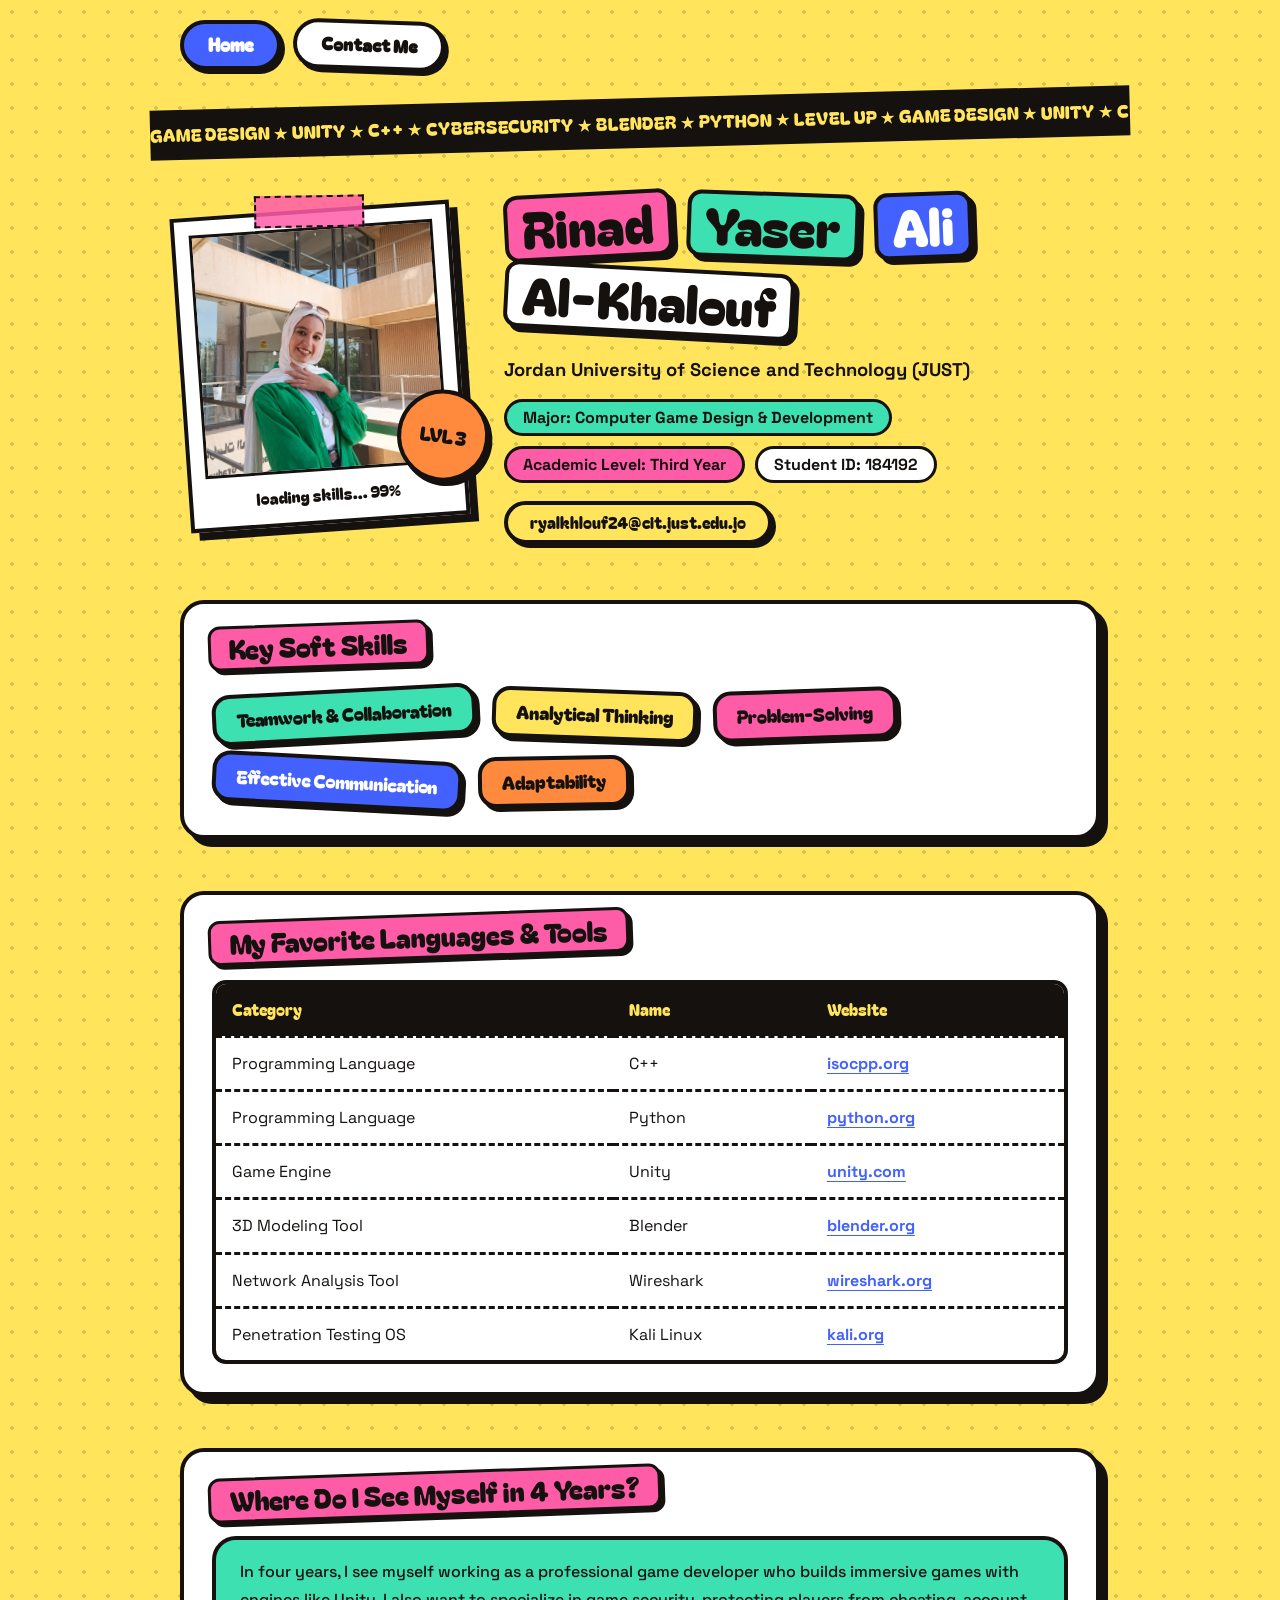
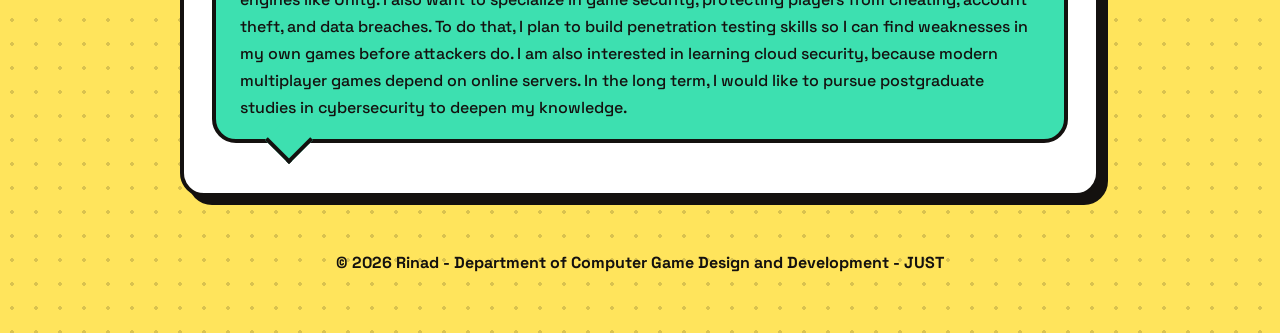
<file: index.html>
<!DOCTYPE html>
<html lang="en">
<head>
  <meta charset="UTF-8">
  <meta name="viewport" content="width=device-width, initial-scale=1.0">
  <!-- Page title: Student ID + full name -->
  <title>184192 - Rinad Yaser Ali Al-Khalouf</title>
  <link rel="preconnect" href="https://fonts.googleapis.com">
  <link rel="preconnect" href="https://fonts.gstatic.com" crossorigin>
  <link href="https://fonts.googleapis.com/css2?family=Bagel+Fat+One&family=Space+Grotesk:wght@400;500;700&display=swap" rel="stylesheet">
  <link rel="stylesheet" href="style.css">
</head>
<body>
  <div class="container">

    <!-- Navigation menu -->
    <nav>
      <a href="index.html" class="active">Home</a>
      <a href="contact.html">Contact Me</a>
    </nav>

    <!-- Moving ticker (decoration only) -->
    <div class="ticker" aria-hidden="true">
      <div class="ticker-track">
        <span>GAME DESIGN ★ UNITY ★ C++ ★ CYBERSECURITY ★ BLENDER ★ PYTHON ★ LEVEL UP ★ GAME DESIGN ★ UNITY ★ C++ ★ CYBERSECURITY ★ BLENDER ★ PYTHON ★ LEVEL UP ★ </span><span>GAME DESIGN ★ UNITY ★ C++ ★ CYBERSECURITY ★ BLENDER ★ PYTHON ★ LEVEL UP ★ GAME DESIGN ★ UNITY ★ C++ ★ CYBERSECURITY ★ BLENDER ★ PYTHON ★ LEVEL UP ★ </span>
      </div>
    </div>

    <!-- Photo, full name, major, academic level, email -->
    <header class="hero">
      <figure class="polaroid" style="margin: 0;">
        <span class="tape"></span>
        <img src="photo.jpg" alt="Rinad Yaser Ali Al-Khalouf" class="photo">
        <figcaption>loading skills... 99%</figcaption>
        <button class="badge" id="badge" type="button" title="Click me!">LVL 3</button>
      </figure>

      <div>
        <h1>
          <span class="w w1">Rinad</span>
          <span class="w w2">Yaser</span>
          <span class="w w3">Ali</span>
          <span class="w w4">Al-Khalouf</span>
        </h1>
        <p class="university">Jordan University of Science and Technology (JUST)</p>

        <div class="tags">
          <span class="tag">Major: Computer Game Design &amp; Development</span>
          <span class="tag">Academic Level: Third Year</span>
          <span class="tag">Student ID: 184192</span>
        </div>

        <a href="mailto:ryalkhlouf24@cit.just.edu.jo" class="mail">ryalkhlouf24@cit.just.edu.jo</a>
      </div>
    </header>

    <!-- Soft skills -->
    <section class="card">
      <h2>Key Soft Skills</h2>
      <ul class="stickers">
        <li>Teamwork &amp; Collaboration</li>
        <li>Analytical Thinking</li>
        <li>Problem-Solving</li>
        <li>Effective Communication</li>
        <li>Adaptability</li>
      </ul>
    </section>

    <!-- Table: each tool is linked to an external website -->
    <section class="card">
      <h2>My Favorite Languages &amp; Tools</h2>
      <div class="table-wrap">
        <table>
          <thead>
            <tr>
              <th>Category</th>
              <th>Name</th>
              <th>Website</th>
            </tr>
          </thead>
          <tbody>
            <tr>
              <td>Programming Language</td>
              <td>C++</td>
              <td><a href="https://isocpp.org" target="_blank" rel="noopener">isocpp.org</a></td>
            </tr>
            <tr>
              <td>Programming Language</td>
              <td>Python</td>
              <td><a href="https://www.python.org" target="_blank" rel="noopener">python.org</a></td>
            </tr>
            <tr>
              <td>Game Engine</td>
              <td>Unity</td>
              <td><a href="https://unity.com" target="_blank" rel="noopener">unity.com</a></td>
            </tr>
            <tr>
              <td>3D Modeling Tool</td>
              <td>Blender</td>
              <td><a href="https://www.blender.org" target="_blank" rel="noopener">blender.org</a></td>
            </tr>
            <tr>
              <td>Network Analysis Tool</td>
              <td>Wireshark</td>
              <td><a href="https://www.wireshark.org" target="_blank" rel="noopener">wireshark.org</a></td>
            </tr>
            <tr>
              <td>Penetration Testing OS</td>
              <td>Kali Linux</td>
              <td><a href="https://www.kali.org" target="_blank" rel="noopener">kali.org</a></td>
            </tr>
          </tbody>
        </table>
      </div>
    </section>

    <!-- Future goals (5 sentences) -->
    <section class="card">
      <h2>Where Do I See Myself in 4 Years?</h2>
      <div class="bubble">
        <p>
          In four years, I see myself working as a professional game developer who builds immersive games with engines like Unity.
          I also want to specialize in game security, protecting players from cheating, account theft, and data breaches.
          To do that, I plan to build penetration testing skills so I can find weaknesses in my own games before attackers do.
          I am also interested in learning cloud security, because modern multiplayer games depend on online servers.
          In the long term, I would like to pursue postgraduate studies in cybersecurity to deepen my knowledge.
        </p>
      </div>
    </section>

    <footer>
      <p>&copy; 2026 Rinad - Department of Computer Game Design and Development - JUST</p>
    </footer>

  </div>

  <script>
    // Click the LVL 3 badge to make it spin
    var badge = document.getElementById("badge");
    badge.addEventListener("click", function () {
      badge.classList.remove("spin");
      void badge.offsetWidth;          // restarts the animation
      badge.classList.add("spin");
    });
  </script>
</body>
</html>
</file>
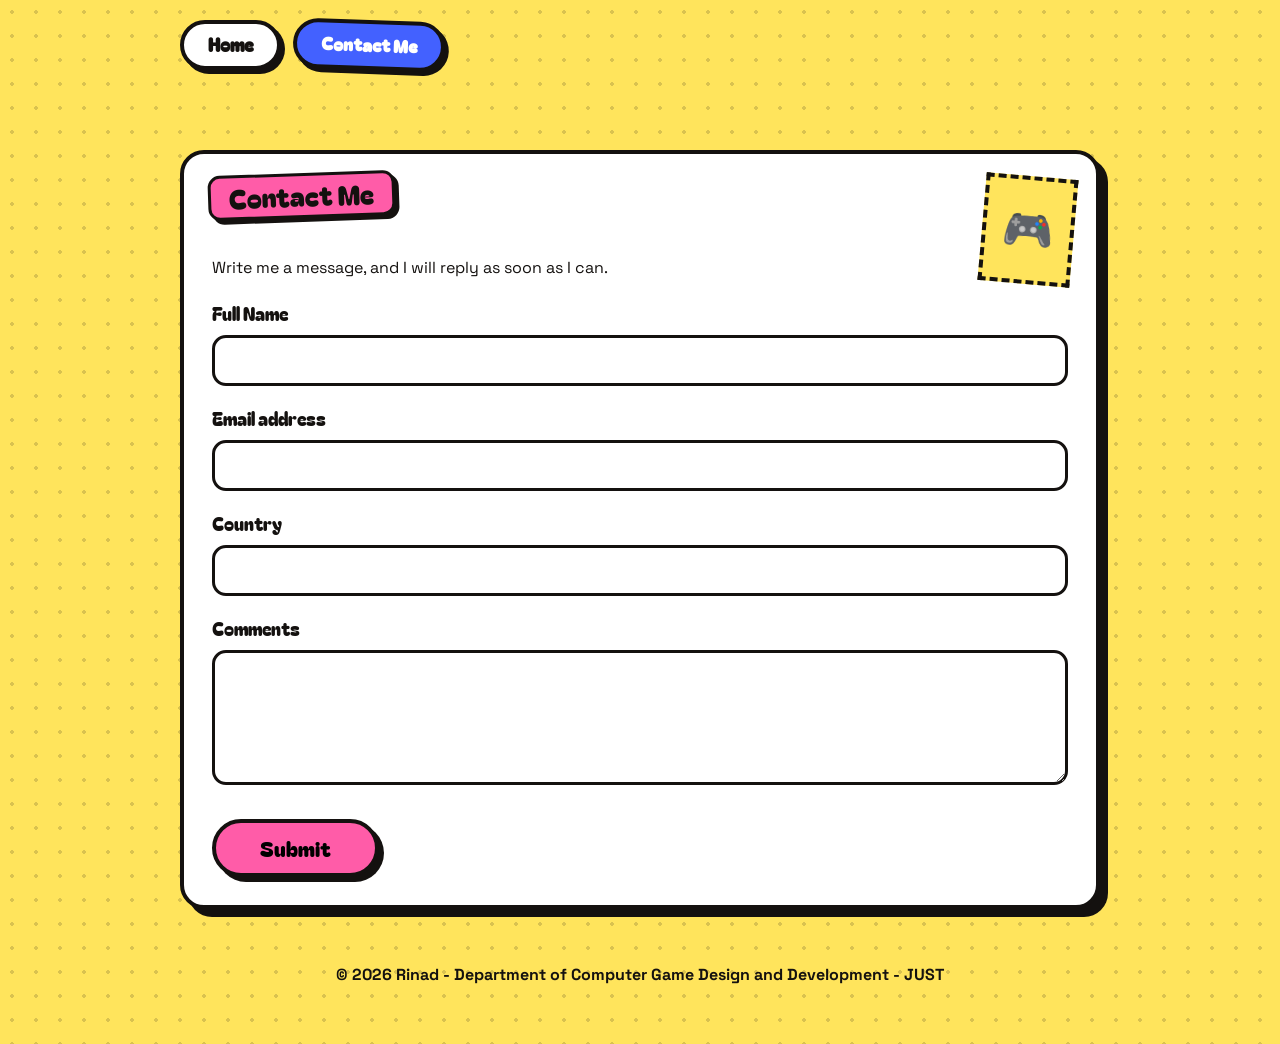
<file: contact.html>
<!DOCTYPE html>
<html lang="en">
<head>
  <meta charset="UTF-8">
  <meta name="viewport" content="width=device-width, initial-scale=1.0">
  <title>184192 - Rinad Yaser Ali Al-Khalouf | Contact Me</title>
  <link rel="preconnect" href="https://fonts.googleapis.com">
  <link rel="preconnect" href="https://fonts.gstatic.com" crossorigin>
  <link href="https://fonts.googleapis.com/css2?family=Bagel+Fat+One&family=Space+Grotesk:wght@400;500;700&display=swap" rel="stylesheet">
  <link rel="stylesheet" href="style.css">
</head>
<body>
  <div class="container">

    <!-- Navigation menu -->
    <nav>
      <a href="index.html">Home</a>
      <a href="contact.html" class="active">Contact Me</a>
    </nav>

    <section class="card postcard" id="postcard" style="margin-top: 80px;">
      <h2>Contact Me</h2>
      <div class="stamp" aria-hidden="true">🎮</div>
      <p>Write me a message, and I will reply as soon as I can.</p>

      <form id="contactForm" novalidate>
        <label for="fullname">Full Name</label>
        <input type="text" id="fullname" name="fullname">

        <label for="email">Email address</label>
        <input type="email" id="email" name="email">

        <label for="country">Country</label>
        <input type="text" id="country" name="country">

        <label for="comments">Comments</label>
        <textarea id="comments" name="comments" rows="5"></textarea>

        <button type="submit" class="send">Submit</button>
      </form>

      <div class="sent-stamp" aria-hidden="true">SENT!</div>
    </section>

    <footer>
      <p>&copy; 2026 Rinad - Department of Computer Game Design and Development - JUST</p>
    </footer>

  </div>

  <script>
    var form = document.getElementById("contactForm");
    var postcard = document.getElementById("postcard");

    // Runs when the form is submitted
    form.addEventListener("submit", function (event) {
      // Stop the page from reloading
      event.preventDefault();

      // Read each field (trim removes extra spaces)
      var name = document.getElementById("fullname").value.trim();
      var email = document.getElementById("email").value.trim();
      var country = document.getElementById("country").value.trim();
      var comments = document.getElementById("comments").value.trim();

      // Check that all fields are filled in
      if (name === "" || email === "" || country === "" || comments === "") {
        alert("Please fill in all fields before submitting.");
        return;
      }

      // Everything is filled in: show the SENT! stamp, then the alert
      postcard.classList.add("sent");
      setTimeout(function () {
        alert("Thank you, " + name + "! Your form was submitted successfully.");
        form.reset();
        postcard.classList.remove("sent");
      }, 200);
    });
  </script>
</body>
</html>
</file>
<file: style.css>
/* ---------- Colors: change them here to restyle everything ---------- */
:root {
  --ink: #14110f;
  --yellow: #ffe45c;
  --pink: #ff5ca8;
  --blue: #4361ff;
  --mint: #3de0b0;
  --orange: #ff8a3d;
  --white: #ffffff;
}

* {
  box-sizing: border-box;
}

body {
  font-family: "Space Grotesk", "Segoe UI", Arial, sans-serif;
  color: var(--ink);
  background-color: var(--yellow);
  /* polka-dot background */
  background-image: radial-gradient(rgba(20, 17, 15, 0.16) 2px, transparent 2px);
  background-size: 24px 24px;
  line-height: 1.7;
  margin: 0;
  padding: 20px;
  overflow-x: hidden;
}

.container {
  max-width: 920px;
  margin: 0 auto;
}

/* ---------- Menu ---------- */
nav {
  display: flex;
  flex-wrap: wrap;
  gap: 12px;
}

nav a {
  font-family: "Bagel Fat One", "Segoe UI", sans-serif;
  font-size: 1.1rem;
  color: var(--ink);
  text-decoration: none;
  background-color: var(--white);
  border: 4px solid var(--ink);
  border-radius: 999px;
  padding: 6px 24px;
  box-shadow: 4px 4px 0 var(--ink);
  transition: transform 0.15s;
}

nav a:nth-child(2) {
  transform: rotate(2deg);
}

nav a:hover {
  transform: rotate(-3deg) scale(1.06);
}

nav a.active {
  background-color: var(--blue);
  color: var(--white);
}

/* ---------- Scrolling ticker (the moving moment) ---------- */
.ticker {
  overflow: hidden;
  background-color: var(--ink);
  color: var(--yellow);
  font-family: "Bagel Fat One", sans-serif;
  font-size: 1.1rem;
  white-space: nowrap;
  padding: 10px 0;
  margin: 28px -30px;
  transform: rotate(-1.5deg);
}

.ticker-track {
  display: inline-block;
  animation: scroll 22s linear infinite;
}

@keyframes scroll {
  from { transform: translateX(0); }
  to   { transform: translateX(-50%); }
}

/* ---------- Hero ---------- */
.hero {
  display: grid;
  grid-template-columns: 280px 1fr;
  gap: 44px;
  align-items: center;
  margin: 40px 0 56px;
}

.polaroid {
  position: relative;
  background-color: var(--white);
  border: 4px solid var(--ink);
  padding: 14px 14px 12px;
  box-shadow: 8px 8px 0 var(--ink);
  transform: rotate(-4deg);
}

.photo {
  display: block;
  width: 100%;
  aspect-ratio: 1 / 1;
  object-fit: cover;               /* crops the photo without stretching it */
  border: 3px solid var(--ink);
}

.polaroid figcaption {
  font-family: "Bagel Fat One", sans-serif;
  text-align: center;
  padding-top: 10px;
}

.tape {
  position: absolute;
  top: -18px;
  left: 50%;
  width: 110px;
  height: 32px;
  background-color: rgba(255, 92, 168, 0.85);
  border: 2px dashed var(--ink);
  transform: translateX(-50%) rotate(3deg);
}

.badge {
  position: absolute;
  right: -28px;
  bottom: 30px;
  width: 92px;
  height: 92px;
  font-family: "Bagel Fat One", sans-serif;
  font-size: 1.2rem;
  color: var(--ink);
  background-color: var(--orange);
  border: 4px solid var(--ink);
  border-radius: 50%;
  box-shadow: 4px 4px 0 var(--ink);
  transform: rotate(12deg);
  cursor: pointer;
}

.badge.spin {
  animation: spin 0.8s ease-in-out;
}

@keyframes spin {
  to { transform: rotate(372deg) scale(1.15); }
}

h1 {
  font-family: "Bagel Fat One", "Segoe UI", sans-serif;
  font-weight: 400;
  font-size: 3.2rem;
  line-height: 1.15;
  margin: 0 0 16px;
}

.w {
  display: inline-block;
  padding: 0 14px;
  margin: 4px 6px 4px 0;
  border: 4px solid var(--ink);
  border-radius: 14px;
  box-shadow: 5px 5px 0 var(--ink);
}

.w1 { background-color: var(--pink); transform: rotate(-3deg); }
.w2 { background-color: var(--mint); transform: rotate(2deg); }
.w3 { background-color: var(--blue); color: var(--white); transform: rotate(-2deg); }
.w4 { background-color: var(--white); transform: rotate(3deg); }

.university {
  font-size: 1.15rem;
  font-weight: 700;
  margin: 14px 0;
}

.tags {
  display: flex;
  flex-wrap: wrap;
  gap: 10px;
  margin-bottom: 18px;
}

.tag {
  font-weight: 700;
  background-color: var(--white);
  border: 3px solid var(--ink);
  border-radius: 999px;
  padding: 2px 16px;
}

.tag:nth-child(1) { background-color: var(--mint); }
.tag:nth-child(2) { background-color: var(--pink); }
.tag:nth-child(3) { background-color: var(--white); }

/* ---------- Cards ---------- */
.card {
  background-color: var(--white);
  border: 4px solid var(--ink);
  border-radius: 24px;
  padding: 34px 28px 28px;
  margin-bottom: 52px;
  box-shadow: 8px 8px 0 var(--ink);
}

h2 {
  display: inline-block;
  font-family: "Bagel Fat One", sans-serif;
  font-weight: 400;
  font-size: 1.7rem;
  line-height: 1.3;
  background-color: var(--pink);
  border: 3px solid var(--ink);
  border-radius: 12px;
  padding: 2px 18px;
  margin: -58px 0 20px -4px;
  box-shadow: 4px 4px 0 var(--ink);
  transform: rotate(-2deg);
}

/* ---------- Links ---------- */
a {
  color: var(--blue);
  font-weight: 700;
  text-underline-offset: 4px;
}

a:hover {
  background-color: var(--yellow);
}

nav a:hover {
  background-color: var(--white);
}

nav a.active:hover {
  background-color: var(--blue);
}

.mail {
  display: inline-block;
  font-family: "Bagel Fat One", sans-serif;
  font-weight: 400;
  color: var(--ink);
  text-decoration: none;
  background-color: var(--yellow);
  border: 4px solid var(--ink);
  border-radius: 999px;
  padding: 4px 22px;
  box-shadow: 4px 4px 0 var(--ink);
}

.mail:hover {
  background-color: var(--mint);
}

/* ---------- Soft skills as stickers ---------- */
.stickers {
  list-style: none;
  display: flex;
  flex-wrap: wrap;
  gap: 16px;
  padding: 0;
  margin: 0;
}

.stickers li {
  font-family: "Bagel Fat One", sans-serif;
  font-size: 1.15rem;
  border: 4px solid var(--ink);
  border-radius: 18px;
  padding: 6px 20px;
  box-shadow: 4px 4px 0 var(--ink);
  transition: transform 0.15s;
}

.stickers li:nth-child(1) { background-color: var(--mint);   transform: rotate(-3deg); }
.stickers li:nth-child(2) { background-color: var(--yellow); transform: rotate(2deg); }
.stickers li:nth-child(3) { background-color: var(--pink);   transform: rotate(-2deg); }
.stickers li:nth-child(4) { background-color: var(--blue); color: var(--white); transform: rotate(3deg); }
.stickers li:nth-child(5) { background-color: var(--orange); transform: rotate(-1deg); }

.stickers li:hover {
  transform: rotate(0deg) scale(1.1);
}

/* ---------- Loot table ---------- */
.table-wrap {
  overflow-x: auto;
  border: 4px solid var(--ink);
  border-radius: 14px;
}

table {
  width: 100%;
  border-collapse: collapse;
}

th,
td {
  text-align: left;
  padding: 12px 16px;
  border-bottom: 3px dashed var(--ink);
}

th {
  background-color: var(--ink);
  color: var(--yellow);
  font-family: "Bagel Fat One", sans-serif;
  font-weight: 400;
}

tbody tr:last-child td {
  border-bottom: none;
}

tbody tr:hover {
  background-color: var(--yellow);
}

/* ---------- Speech bubble ---------- */
.bubble {
  position: relative;
  background-color: var(--mint);
  border: 4px solid var(--ink);
  border-radius: 24px;
  padding: 18px 24px;
  margin-bottom: 22px;
}

.bubble p {
  margin: 0;
  font-weight: 500;
}

.bubble::after {
  content: "";
  position: absolute;
  left: 56px;
  bottom: -18px;
  width: 30px;
  height: 30px;
  background-color: var(--mint);
  border-right: 4px solid var(--ink);
  border-bottom: 4px solid var(--ink);
  transform: rotate(45deg);
}

/* ---------- Contact postcard ---------- */
.postcard {
  position: relative;
}

label {
  display: block;
  font-family: "Bagel Fat One", sans-serif;
  font-size: 1.1rem;
  margin: 18px 0 6px;
}

input,
textarea {
  width: 100%;
  font-family: inherit;
  font-size: 1rem;
  background-color: var(--white);
  border: 3px solid var(--ink);
  border-radius: 14px;
  padding: 12px 16px;
}

input:focus,
textarea:focus {
  outline: none;
  background-color: #fffbe0;
  box-shadow: 5px 5px 0 var(--pink);
}

button.send {
  margin-top: 26px;
  font-family: "Bagel Fat One", sans-serif;
  font-size: 1.3rem;
  background-color: var(--pink);
  border: 4px solid var(--ink);
  border-radius: 999px;
  padding: 10px 44px;
  box-shadow: 5px 5px 0 var(--ink);
  cursor: pointer;
  transition: transform 0.1s, box-shadow 0.1s;
}

button.send:hover {
  transform: translate(-2px, -2px);
  box-shadow: 7px 7px 0 var(--ink);
}

button.send:active {
  transform: translate(3px, 3px);
  box-shadow: 2px 2px 0 var(--ink);
}

.stamp {
  position: absolute;
  top: 22px;
  right: 22px;
  width: 92px;
  height: 108px;
  display: grid;
  place-items: center;
  font-size: 2.6rem;
  background-color: var(--yellow);
  border: 4px dashed var(--ink);
  transform: rotate(5deg);
}

.sent-stamp {
  display: none;
  position: absolute;
  top: 40%;
  left: 50%;
  font-family: "Bagel Fat One", sans-serif;
  font-size: 4rem;
  color: #e11d48;
  border: 8px solid #e11d48;
  border-radius: 16px;
  padding: 0 28px;
  background-color: rgba(255, 255, 255, 0.9);
  transform: translate(-50%, -50%) rotate(-12deg);
  pointer-events: none;
}

.postcard.sent .sent-stamp {
  display: block;
}

/* ---------- Footer ---------- */
footer {
  text-align: center;
  font-weight: 700;
  padding-bottom: 20px;
}

/* ---------- Less motion if the visitor prefers it ---------- */
@media (prefers-reduced-motion: reduce) {
  .ticker-track,
  .badge.spin {
    animation: none;
  }
}

/* ---------- Phones ---------- */
@media (max-width: 720px) {
  .hero {
    grid-template-columns: 1fr;
    gap: 36px;
    justify-items: center;
  }

  .polaroid {
    width: 260px;
  }

  h1 {
    font-size: 2.1rem;
  }

  .ticker {
    margin: 28px -24px;
  }

  .stamp {
    display: none;
  }

  .sent-stamp {
    font-size: 2.4rem;
  }
}
</file>
